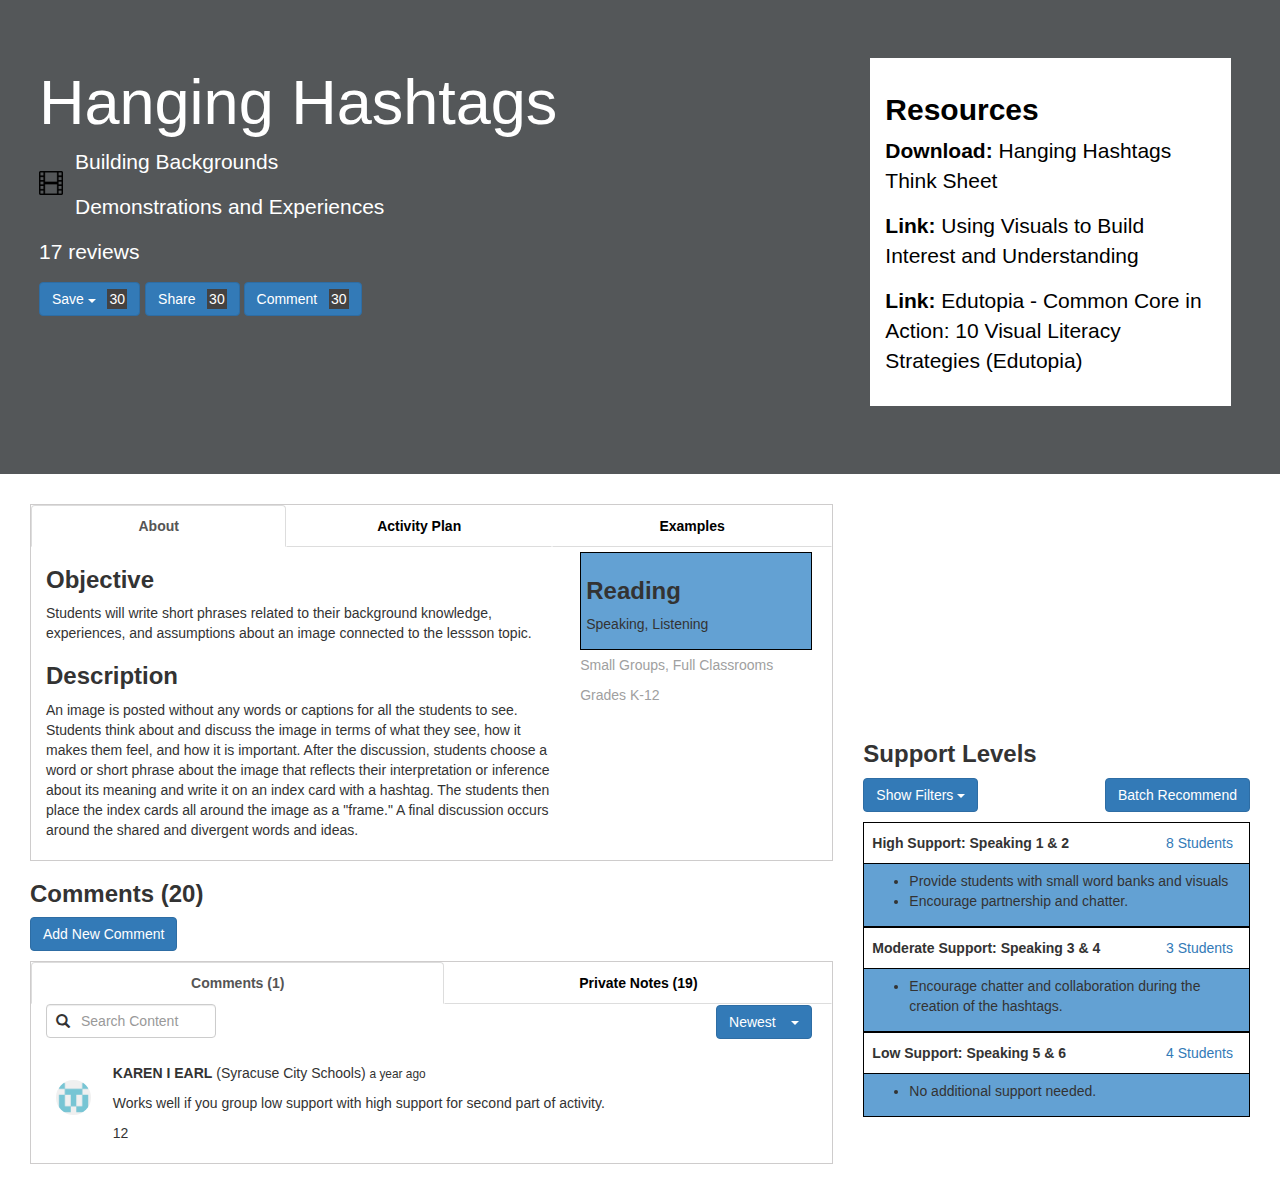
<file: index.html>
<!DOCTYPE html>
<html lang="en">
  <head>
    <meta charset="UTF-8">
    <!-- Latest compiled and minified CSS for Bootstrap -->
    <link rel="stylesheet"
          href="https://maxcdn.bootstrapcdn.com/bootstrap/3.3.7/css/bootstrap.min.css"
          integrity="sha384-BVYiiSIFeK1dGmJRAkycuHAHRg32OmUcww7on3RYdg4Va+PmSTsz/K68vbdEjh4u"
          crossorigin="anonymous">

    <!-- Font Awesome Icons -->
    <link rel="stylesheet"
          href="https://use.fontawesome.com/releases/v5.0.10/css/all.css"
          integrity="sha384-+d0P83n9kaQMCwj8F4RJB66tzIwOKmrdb46+porD/OvrJ+37WqIM7UoBtwHO6Nlg"
          crossorigin="anonymous">

    <!-- jquery and bootstrap js for dropdown menus -->
    <script src="https://ajax.googleapis.com/ajax/libs/jquery/3.3.1/jquery.min.js"></script>
    <script src="https://maxcdn.bootstrapcdn.com/bootstrap/3.3.7/js/bootstrap.min.js"></script>

    <link rel="stylesheet" href="style.css">
    <title>Hanging Hashtags</title>
  </head>
  <body>
    <!-- create top header using jumbotron -->
    <div class="jumbotron">
      <!-- create module name and info section -->
      <div class="module-name">
        <div class="row">
          <div class="col-md-8">
            <h1>Hanging Hashtags</h1>
            <div class="logo-container">
              <div class="logo-image">
                <img class="custom-logo" src="images/MovieReel.png" alt="Movie Reel Logo">
              </div>
              <div class="logo-text">
                <p>Building Backgrounds</p>
                <p>Demonstrations and Experiences</p>
              </div>
            </div>
            <div class="clear">
              <p>
                <i class="fas fa-star"></i>
                <i class="fas fa-star"></i>
                <i class="fas fa-star"></i>
                <i class="fas fa-star"></i>
                <i class="fas fa-star"></i>
                17 reviews
              </p>
              <div class="social-buttons">
                <div class="dropdown pull-left">
                  <button type="button" class="btn btn-primary dropdown-toggle"
                                        id="save-button"
                                        data-toggle="dropdown">
                    <i class="fas fa-heart"></i> Save <span class="caret"></span> &nbsp;
                    <span class="dark-box">30</span>
                  </button>
                  <ul class="dropdown-menu" role="menu"
                                            aria-labelledby="save-menu">
                    <li role="presentation"><a role="menuitem" tabindex="-1"
                                                               href="#">Save
                                                               to...</a></li>
                  </ul>
                </div>
                <button type="button" id="share-button" 
                                      class="btn btn-primary"
                                      data-toggle="modal"
                                      data-target="#share-popup">
                  <i class="fas fa-share"></i> Share &nbsp;
                  <span class="dark-box">30</span>
                </button>
                <button type="button" class="btn btn-primary">
                  <i class="fas fa-share"></i> Comment &nbsp; 
                  <span class="dark-box">30</span>
                </button>
              </div>
            </div>
          </div>
          <!-- resources section with links -->
          <div class="col-md-4">
            <div class="white-box">
              <h2>Resources</h2>
              <p><i class="fas fa-download"></i><b> Download:</b> Hanging
                Hashtags Think Sheet </p>
              <p><i class="fas fa-external-link-alt"></i> <b> Link:</b> Using
                Visuals to Build Interest and Understanding</p>
              <p><a href="https://www.edutopia.org/" target="_blank">
                  <i class="fas fa-external-link-alt"></i></a> <b> Link:</b> Edutopia
                - Common Core in Action: 10 Visual Literacy Strategies (Edutopia)</p>
            </div>
          </div>
        </div>
      </div>
    </div>
    <!-- Modal for Share example-->
    <div class="modal fade" id="share-popup" tabindex="-1" role="dialog" 
                                                           aria-labelledby="shareViaEmail" aria-hidden="true">
      <div class="modal-dialog modal-dialog-centered" role="document">
        <div class="modal-content">
          <div class="modal-header">
            <div class="row">
              <div class="col-xs-11">
                <h3 class="modal-title">Share content via email</h3>
              </div>
              <button type="button" class="close" data-dismiss="modal" aria-label="Close">
                <span aria-hidden="true">&times;</span>
              </button>
            </div>
          </div>
          <div class="modal-body">
            <div class="container-fluid">
              <form id="share-content" action="send-email">
                <div class="row">
                  <div class="col-xs-3">
                    <div class="dropdown">
                      <button class="btn btn-primary dropdown-toggle" type="button" data-toggle="dropdown">
                        Select a Recipient
                        <span class="caret"></span></button>
                      <ul class="dropdown-menu" id="email-choices">
                        <li id="mark"><a href="#">Mark</a></li>
                        <li id="karen"><a href="#">Karen</a></li>
                        <li id="kelleigh"><a href="#">Kelleigh</a></li>
                      </ul>
                    </div>
                  </div>
                  <div class="col-xs-8 pull-right">
                    <div class="formgroup">
                      <input id="custom-email" type="text" class="form-control">
                    </div>
                  </div>
                </div>
                <div class="formgroup col-xs-12">
                  <label for="message">Enter a personal Message</label>
                  <textarea id="message" class="form-control"
                                         name="personal-message" rows="4"></textarea>
                </div>             
              </form>
            </div>
          </div>
          <div class="modal-footer" id="email-footer">
            <button type="button" class="btn btn-secondary email-button"
                                  id="email-cancel"
                                  data-dismiss="modal">Cancel</button>
            <button type="button" class="btn btn-primary email-button"
                                  id="email-send" 
                                  data-dismiss="modal">Send</button>
          </div>
        </div>
      </div>
    </div>
    <!-- split page using bootstrap column 8 to 4 -->
    <div class="container-fluid">
      <!-- 8 column for tabbed sections and comments -->
      <!-- create column for tabbed sections and comments -->
      <div class="col-md-8">
        <!-- Tabbed section -->
        <div id="folder-tabs" class="folder-tabs">
          <div class="row">
            <!-- list to make tab selectors -->
            <ul class="nav nav-justified nav-tabs">
              <li class="active"><a href="#about">About</a></li>
              <li class=""><a href="#activity-plan">Activity Plan</a></li>
              <li class=""><a href="#examples">Examples</a></li>
            </ul>
            <!-- elements to render based on active tab -->
            <div id="folder-content" class="folder-content">
              <div id="about" class="tab-pane active">
                <div class="col-md-8">
                  <h3><i class="fas fa-bullseye"></i> Objective</h3>
                  <p class="bolded">Students will write short phrases related to their
                    background knowledge, experiences, and assumptions about an
                    image connected to the lessson topic.</p>
                  <h3><i class="fas fa-file-alt"></i> Description</h3>
                  <p>An image is posted without any words or captions for all the
                    students to see. Students think about and discuss the image
                    in terms of what they see, how it makes them feel, and how it
                    is important. After the discussion, students choose a word or
                    short phrase about the image that reflects their interpretation
                    or inference about its meaning and write it on an index card
                    with a hashtag. The students then place the index cards all
                    around the image as a "frame." A final discussion occurs around
                    the shared and divergent words and ideas.</p>
                </div>
                <div class="col-md-4">
                  <div class="blue-box grey-margin">
                    <h3><i class="fas fa-bullhorn"></i> Reading</h3>
                    <p class="bolded">Speaking, Listening</p>
                  </div>
                  <!-- the next two sections seem like activity type description and -->
                  <!-- grade levels, and could have more appropriate class names -->
                  <p class="greyed">Small Groups, Full Classrooms</p>
                  <p class="greyed">Grades K-12</p>
                </div>
              </div>
              <!-- Activty Plan Section -->
              <div id="activity-plan" class="tab-pane internal-tab">
                <h3><i class="fas fa-book"></i> Before Lesson</h3>
                <p>Select and post an image --without words-- for the activity.
                  Consider using photographs, magazine clippings, cartoons,
                  images from websites, or any other visual resource.</p>
                <p class="download-text"><i class="fas fa-download"></i>
                  <strong>DOWNLOAD:</strong> <a href="">Hanging Hashtag Think Sheet</a>
                </p>
                <p class="greyed"><i class="far fa-lightbulb"></i>
                  <strong>TIP:</strong> This activity may also be done with
                  videos or video clips, so long as an image can be frozen on
                  screen or pulled from a printed source (such as a movie
                  poster).</p>
                <p class="greyed"><i class="far fa-lightbulb"></i>
                  <strong>TIP:</strong> Students may create a poster using
                  programs such as Wordle or Tagxedo with keywords or phrases
                  from the brainstorm activity. </p>
                <p class="greyed"><i class="far fa-lightbulb"></i>
                  <strong>TIP:</strong> Use this activity as an introduction to
                  a unit of study.</p>
                <!-- During lesson list -->
                <h3><i class="far fa-bell"></i> During Lesson</h3>
                <ol>
                  <li>Students view the image up close in order to notice
                    details.</li>
                  <li>In partners or groups, or as a whole class, students
                    share their initial observations.
                    <p class="download-text"><i class="fas fa-download"></i>
                      <strong>Encourage students to use</strong> <a href="">Hanging Hashtag Think Sheet</a>
                    </p>
                    <p class="alert-text"><i class="fas fa-exclamation-circle"></i>
                      <strong>WATCH OUT FOR:</strong> Pair students as
                      appropriate as they decide upon a hashtag for the image.</p>
                    <p class="success-text"><i class="fas fa-check-circle"></i>
                      <strong>SUCCESS:</strong> Students actively studying the
                      image and taking the time to share their ideas.</p>
                  </li>
                  <li>Emphasize that there is no one correct answer and
                    question students about the deeper meaning behind their
                    initial observations.</li>
                  <li>Students write that key word or phrase on an index card
                    with a hashtag (#) before it, the same way they might do so
                    on social media.
                    <p class="alert-text"><i class="fas fa-exclamation-circle"></i>
                      <strong>WATCH OUT FOR:</strong> Encourage the use of new
                      vocabulary by making sure students understand every word
                      used in this activity. Provide dictionary resources if
                      necessary.</p>
                    <p class="success-text"><i class="fas fa-check-circle"></i>
                      <strong>SUCCESS:</strong> Students explaining why they
                      chose a specific word or phrase.</p>
                  </li>
                  <li>As students finish, invite them to post their cards
                    around the image, creating a frame.</li>
                  <li>When the frame is finished and students have had a chance
                    to examine it, gather students together as a whole class to
                    reflect on the hashtags.
                    <p class="success-text"><i class="fas fa-check-circle"></i>
                      <strong>SUCCESS:</strong> Students noticing similarities,
                      differences, surprises, context, or anything else that they
                      noticed about the words they assigned to the image.</p>
                  </li>
                </ol>
              </div>
              <div id="examples" class="tab-pane">
                <div class="internal-tab">
                  <div class="row">
                    <div class="dropdown pull-left">
                      <button class="btn btn-primary dropdown-toggle"
                              type="button"
                              id="grades-menu"
                              data-toggle="dropdown">Grades <span
                              id="examples-grades-btn-text">3-5 </span>
                              <span class="caret"></span>
                      </button>
                      <ul class="dropdown-menu" role="menu" aria-labelledby="examples-grades-menu">
                        <li role="presentation"><a role="menuitem" tabindex="-1"
                                                                   href="#">3-5</a></li>
                        <li role="presentation"><a  role="menuitem" tabindex="-1"
                                                                    href="#">6-8</a></li>
                      </ul>
                    </div>
                    <div class="dropdown pull-left">
                      <button class="btn btn-primary dropdown-toggle"
                              type="button"
                              id="subject-menu"
                              data-toggle="dropdown">Subject <span
                              id="examples-subject-btn-text">Math </span>
                              <span class="caret"></span>
                      </button>
                      <ul class="dropdown-menu" role="menu"
                                                aria-labelledby="examples-subjects-menu">
                        <li role="presentation"><a role="menuitem" tabindex="-1"
                                                                   href="#">Math</a></li>
                        <li role="presentation"><a  role="menuitem" tabindex="-1"
                                                                    href="#">Reading</a></li>
                      </ul>
                    </div>
                  </div>
                  <!-- add spans so javascript (jquery) can change contents via dropdown -->
                  <h3><span id="examples-grade-level">3-5</span>
                    <span id="examples-subject">Math</span>
                  </h3>
                </div>
                <!-- dropdown buttons for selecting grade and subject -->
                <div class="row blue-box">
                  <div class="col-md-6">
                    <h4>Content Objective:</h4>
                    <p>Students will recognize volume as an attribute of solid
                      figures.</p>
                  </div>
                  <div class="col-md-6">
                    <h4>Language Objective:</h4>
                    <p>Students will work to describe objects using
                      prepositions.</p>
                  </div>
                </div>
                <div class="internal-tab">
                  <p>Teacher will place a variety of images from magazines that
                    show a volume in a variety of ways: drink containers,
                    swimming pools, beakers, and boxes/cubes.</p>
                  <p>Teacher will explain to the students that they will be
                    adding descriptive words in the form of hashtags for how much
                    and what is being displayed in each image.</p>
                  <p>Working in small groups, students will rotate from image to
                    image, discussing what they see and work to add hashtags
                    describing how much there is.</p>
                  <p>Gathering students and images together, the teacher will
                    guide a discussion on the basics of volume, building on the
                    student contributions to the images and dispelling
                    misconceptions.</p>
                  <p>The teacher will continue with the lesson on recognizing
                    volume as an attribute of solid figures.</p>
                </div>
              </div>
            </div>
          </div> 
        </div>
        <!-- comment indicator and new comment button -->
        <div class="row">
          <h3>Comments (<span id="total-comments">20</span>)</h3>
          <button type="button" id="add-comment-button" class="btn btn-primary">
            <i class="fas fa-comment"></i> Add New Comment
          </button>
        </div>
        <!-- comment form -->
        <div id="new-comment-box" class="row">
          <form id ="new-comment-form"action="submit-comment">
            <div class="col-xs-12">
              <h4>Add New Comment</h4>
            </div>
            <div class="formgroup col-xs-4">
              <label for="user">Name:</label>
              <input id="user" class="form-control" name="userName" type="text">
            </div>
            <div class="formgroup col-xs-12">
              <label for="new-comment">Comment:</label>
              <textarea id="new-comment" class="form-control" name="newComment"
                                                              rows="5"></textarea>
              <p class="alert alert-danger" id="comment-form-warning">Please enter a Name and Comment</p>
              <button type="submit" id="comment-submit-button" class="btn btn-success">Submit</button>
            </div>
          </form>
        </div>
        <!-- comment section -->
        <div id="comment-tabs" class="folder-tabs">
          <div class="row">
            <!-- list for tab selectors -->
            <ul class="nav nav-justified nav-tabs comment-section">
              <li class="active"><a href="#comments">Comments
                  (<span id="public-comments">1</span>)</a></li>
              <li class=""><a href="#private-notes">Private Notes (<span
                              id="private-notes-number">19</span>)</a></li>
            </ul>
            <!-- elements of comment section -->
            <div id="comment-content" class="comment-content">
              <div id="comments" class="tab-pane active">
                <div class="row">
                  <div class="col-md-3 col-sm-6">
                    <!-- from stackoverflow for aligning my icon to the left -->
                    <div class="form-group has-feedback has-feedback-left">
                      <input type="text" class="form-control"
                                         placeholder="Search Content">
                      <i class="glyphicon glyphicon-search
                      form-control-feedback"></i>
                    </div>
                  </div>
                  <div class="col-md-6 col-sm-0">
                    <!-- spacer column -->
                  </div>
                  <div class="col-md-9 col-sm-6">
                    <div class="dropdown pull-right">
                      <button class="btn btn-primary dropdown-toggle"
                              type="button"
                              id="comment-filter"
                              data-toggle="dropdown">Newest &nbsp;&nbsp; <span class="caret"></span>
                      </button>
                      <ul class="dropdown-menu" role="menu"
                                                aria-labelledby="comment-menu">
                        <li role="presentation"><a role="menuitem" tabindex="-1"
                                                                   href="#">Newest</a></li>
                        <li role="presentation"><a  role="menuitem" tabindex="-1"
                                                                    href="#">Top</a></li>
                      </ul>
                    </div>
                  </div>
                </div>
                <ul id="comment-list" class="list-unstyled">
                  <li id="first-comment">
                    <div class="sample-comment">
                      <div class="comment-image col-xs-1 clearfix">
                        <!-- github default user image -->
                        <img src="images/userpic.png" alt="user image"
                                                      class="profile-pic">
                      </div>
                      <div class="comment-text col-xs-11">
                        <p>
                          <strong>KAREN I EARL</strong>
                          (Syracuse City Schools)
                          <small>a year ago</small>
                        </p>
                        <p>Works well if you group low support with high support for
                          second part of activity.</p>
                        <p class="likes">
                          <i class="far fa-thumbs-up"></i> 
                          <span id="likes">12</span>
                        </p>
                      </div>
                    </div>
                  </li>
                </ul>
              </div>
              <div id="private-notes" class="tab-pane">
                <h2>Private Notes</h2>
              </div>
            </div>
          </div>
        </div>
      </div>
      <!-- 4 column for video, support section -->
      <!-- create column for video, support section -->
      <div class="col-md-4">
        <div class="video-responsive">
          <iframe width="200" height="112" src="https://www.youtube.com/embed/8tPnX7OPo0Q" frameborder="0" allow="autoplay; encrypted-media" allowfullscreen></iframe>
        </div>
        <h3>Support Levels</h3>
        <div class="row">
          <div class="dropdown pull-left">
            <button type="button" class="btn btn-primary
            dropdown-toggle" id="filter-button"
                             data-toggle="dropdown">
              Show Filters <span class="caret"></span>
            </button>
            <ul class="dropdown-menu" id="filter-menu" role="menu"
                                                       aria-labelledby="student-filter-menu">
              <li id="all"><a href="#" role="menuitem" tabindex="-1">All Grades</a></li>
              <li id="third-grade"><a href="#"  role="menuitem" tabindex="-1">3rd Grade</a></li>
              <li id="fourth-grade"><a href="#"  role="menuitem" tabindex="-1">4th Grade</a></li>
            </ul>
          </div>
          <button type="button" class="btn btn-primary pull-right"
                                data-toggle="modal" data-target="#support-popup" id="batch-submit">
            <i class="far fa-thumbs-up"></i>
            Batch Recommend
          </button>
        </div>
        <!-- html table for support info -->
        <div id="support-table">
          <table class="top-table">
            <tr>
              <th>
                <div class="support-levels">High Support: Speaking 1 & 2</div>
                <div class="student-number">
                  <button type="button" class="btn btn-link" id="high-link" data-toggle="modal"data-target="#support-popup">
                    <span id="high-support">8</span> Students
                  </button>
                </div>
              </th>
            </tr>
            <tr>
              <td class="blue-box">
                <ul>
                  <li>Provide students with small word banks and visuals</li>
                  <li>Encourage partnership and chatter.</li>
                </ul>
              </td>
            </tr>
          </table>
          <table>
            <tr>
              <th><div class="support-levels">Moderate Support: Speaking 3 & 4</div>
                <div class="student-number"><button class="btn btn-link"
                                                    id="mod-link"
                                                    data-toggle="modal"
                                                    data-target="#support-popup"><span
                                                    id="moderate-support">3</span>
                                                    Students</button></div></th>
            </tr>
            <tr>
              <td class="blue-box">
                <ul>
                  <li>Encourage chatter and collaboration during the creation of
                    the hashtags.</li>
                </ul>
              </td>
            </tr>
          </table>
          <table>
            <tr>
              <th><div class="support-levels">Low Support: Speaking 5 & 6</div>
                <div class="student-number"><button class="btn btn-link"
                                                    id="low-link" 
                                                    data-toggle="modal"
                                                    data-target="#support-popup"><span 
                                                    id="low-support">4</span>
                                                    Students</button></div></th>
            </tr>
            <tr>
              <td class="blue-box">
                <ul>
                  <li>No additional support needed.</li>
                </ul>
              </td>
            </tr>
          </table>
        </div>
      </div>
    </div>
    <!-- Modal for Student Support Example -->
    <div class="modal fade" id="support-popup" tabindex="-1" role="dialog"
                                                             aria-labelledby="support-table" aria-hidden="true">
      <div class="modal-dialog modal-dialog-centered" role="document">
        <div class="modal-content">
          <div class="modal-header">
            <div class="row">
              <div class="col-xs-11">
                <h3 class="modal-title" id="support-title">Student Support</h3>
              </div>
              <button type="button" class="close" data-dismiss="modal" aria-label="Close">
                <span aria-hidden="true">&times;</span>
              </button>
            </div>
          </div>
          <div class="modal-body">
            <div class="container-fluid">
              <div class="row" id="table-location">
              </div>
            </div>
          </div>
          <div class="modal-footer">
            <button type="button" class="btn btn-primary"
                                  data-dismiss="modal">Dismiss</button>
          </div>
        </div>
      </div>
    </div>
    <script src="main.js"></script>
    <script src="comments.js"></script>
    <script src="support.js"></script>
    <script src="share.js"></script>
  </body>
</html>
</file>
<file: style.css>
body {
  margin-bottom: 25px;
}
h2,h3 {
  font-weight: bold;
}

/* override row margin for bottom to add space between components */
.row {
  margin-bottom: 10px !important;
}

.jumbotron {
  padding-left: 24px;
  padding-right: 24px;
  background-color: #545759;
  color: #FFFFFF;
}

.custom-logo {
  height: 24px;
  width: 24px;
  margin: 24px 12px 24px 0px;
}

.logo-image {
  float: left;
  display: table-cell;
  vertical-align: middle;
}

.logo-text {
  float: left;
}

.clear {
  clear: both;
}

.dropdown {
  margin-right: 5px;
}

.internal-tab {
  padding: 10px;
}

.white-box {
  background-color: white;
  padding: 15px;
  margin: 10px;
  color: #000000;
}

.blue-box {
  background-color: #63A1D3;
  padding: 5px;
  border: 1px solid black;
}

.dark-box {
  background-color: #444242;
  color: white;
  padding: 2px;
}

.grey-margin {
  margin-right: 5px;
  margin-top: 5px;
  margin-bottom: 5px;
}

.tab-pan {
  margin-right: 10px;
  margin-left: 20px;
}

/* add border to folder */

.folder-tabs {
  border: 1px solid #cecccc;
}

/* prevent negative margins on grey box and other rows */
.row {
  margin: 0;
}
/* for both folder tabs and comment section */
.tab-pane {
  display: none;
}
.active {
  display: block;
}

/* underline all hyperlinks */
a {
  text-decoration: underline;
  color: #0645AD;
}

/* except in tab panes */
.nav-tabs a {
  text-decoration: none;
  color: #000000;
  font-weight: bold;
}

/* success, alert, download, and grey text colors */
.success-text {
  color: #A9B893;
}

.alert-text {
  color: #C48F6B;
}

.download-text {
  color: #669CE1;
}

.greyed {
  color: #a0a0a0;
}

#new-comment-box {
  display: none;
}

#comment-form-warning {
  display: none;
}

/* for aligning search icon to left https://stackoverflow.com/a/18839305 */

.has-feedback .form-control {
  padding-right: 34px;
}
.has-feedback .form-control.input-sm,
.has-feedback.form-group-sm .form-control {
  padding-right: 30px;
}
.has-feedback .form-control.input-lg,
.has-feedback.form-group-lg .form-control {
  padding-right: 46px;
}
.has-feedback-left .form-control {
  padding-right: 12px;
  padding-left: 34px;
}
.has-feedback-left .form-control.input-sm,
.has-feedback-left.form-group-sm .form-control {
  padding-left: 30px;
}
.has-feedback-left .form-control.input-lg,
.has-feedback-left.form-group-lg .form-control {
  padding-left: 46px;
}
.has-feedback-left .form-control-feedback {
  left: 0;
}
.form-control-feedback {
  line-height: 34px !important;
}
.input-sm + .form-control-feedback,
.form-horizontal .form-group-sm .form-control-feedback {
  width: 30px;
  height: 30px;
  line-height: 30px !important;
}
.input-lg + .form-control-feedback,
.form-horizontal .form-group-lg .form-control-feedback {
  width: 46px;
  height: 46px;
  line-height: 46px !important;
}
.has-feedback label.sr-only ~ .form-control-feedback,
.has-feedback label.sr-only ~ div .form-control-feedback {
  top: 0;
}
@media (min-width: 768px) {
  .form-inline .inline-feedback {
    position: relative;
    display: inline-block;
  }
  .form-inline .has-feedback .form-control-feedback {
    top: 0;
  }
}
.form-horizontal .has-feedback-left .form-control-feedback {
  left: 15px;
}
/* end search icon changes */

.comment-image {
  float: left;
  display: table-cell;
  vertical-align: middle;
}
.clearfix {
  overflow: auto;
}
.comment-text {
  float: left;
}
.profile-pic {
  width: 35px;
  height: 35px;
  border-radius: 50%;
  display: block;
  margin: 17px 10px 17px 10px;
}

.video-responsive{
    overflow:hidden;
    padding-bottom:56.25%;
    position:relative;
    height:0;
}
.video-responsive iframe{
    left:0;
    top:0;
    height:100%;
    width:100%;
    position:absolute;
}

table {
  width: 100%;
}
table .support-levels {
  float: left;
  text-align: left;
  margin-top: 7px;
  margin-left: 5px;
}
table .student-number {
  float: right;
  text-align: right;
}
table, th, td, tr {
  padding: 3px;
  border: 1px solid black;
  border-collapse: collapse;
}
table .blue-box {
  padding-top: 7px;
}
.top-table {
  margin-top: 10px;
}
</file>
